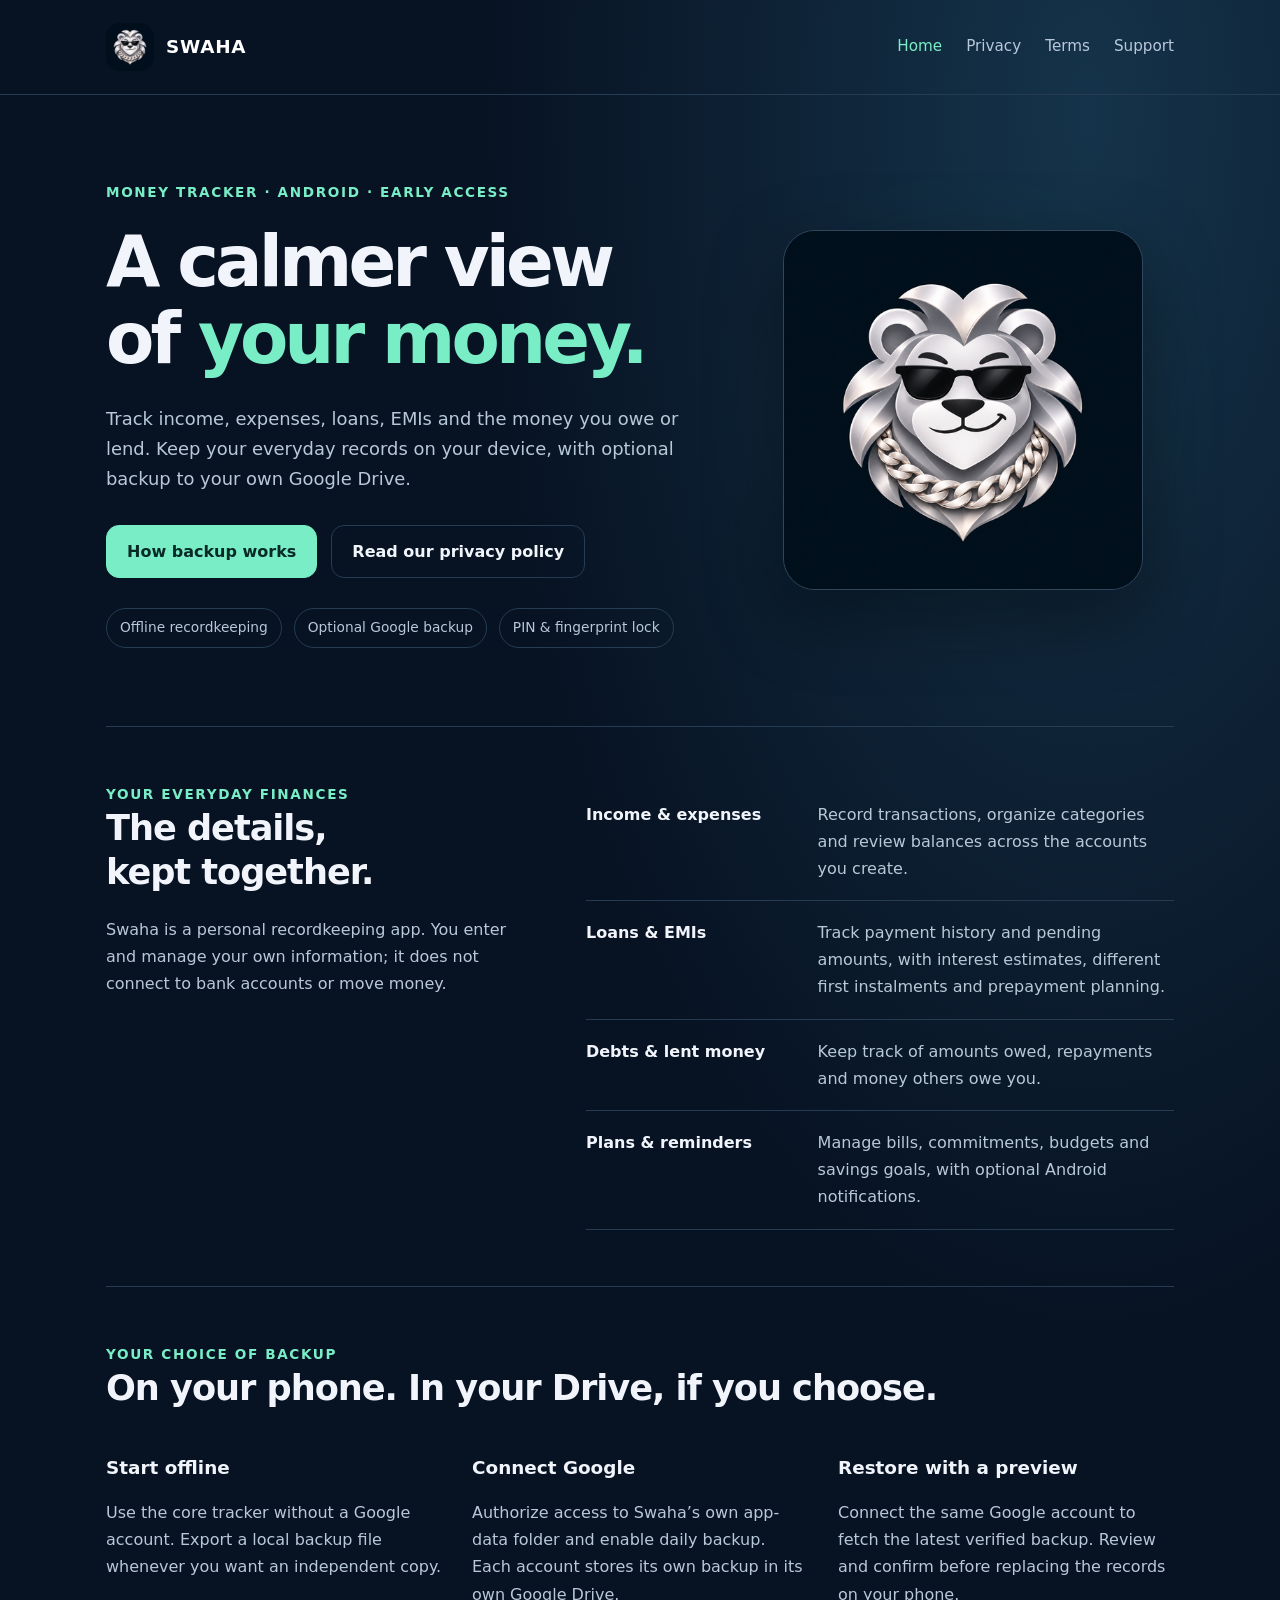
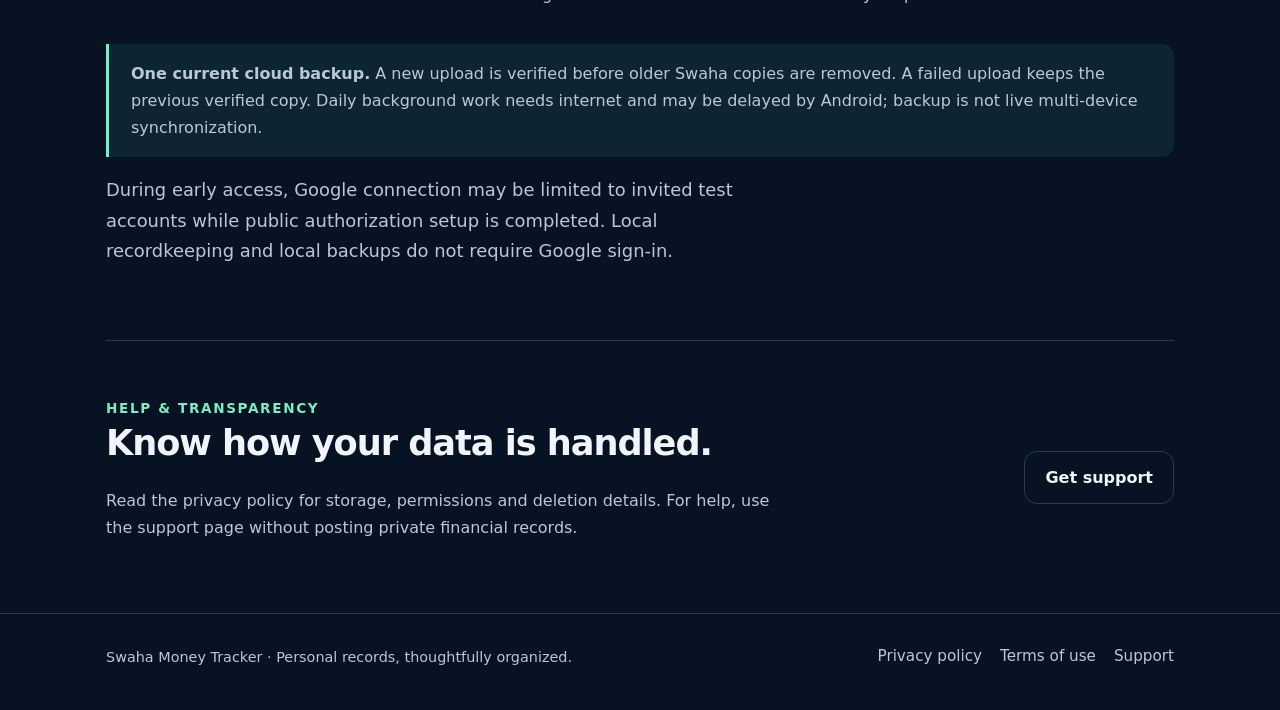
<file: index.html>
<!doctype html>
<html lang="en"><head><meta charset="utf-8"><meta name="viewport" content="width=device-width,initial-scale=1"><meta name="description" content="Swaha Money Tracker is an Android app for personal income, expenses, loans, EMIs, debts and commitments, with optional Google Drive backup."><meta name="theme-color" content="#071222"><title>Swaha Money Tracker — Personal finance, in view</title><link rel="icon" href="swaha-lion.png"><link rel="stylesheet" href="styles.css"></head><body>
<a class="skip" href="#main">Skip to content</a><header><div class="wrap"><a class="brand" href="./"><img src="swaha-lion.png" alt="" width="48" height="48">SWAHA</a><nav aria-label="Main navigation"><a href="./" aria-current="page">Home</a><a href="privacy.html">Privacy</a><a href="terms.html">Terms</a><a href="support.html">Support</a></nav></div></header>
<main id="main" class="wrap"><section class="hero"><div><div class="eyebrow">Money Tracker · Android · Early access</div><h1>A calmer view<br>of <span>your money.</span></h1><p class="lead">Track income, expenses, loans, EMIs and the money you owe or lend. Keep your everyday records on your device, with optional backup to your own Google Drive.</p><div class="actions"><a class="button primary" href="#backup">How backup works</a><a class="button" href="privacy.html">Read our privacy policy</a></div><div class="facts"><span>Offline recordkeeping</span><span>Optional Google backup</span><span>PIN &amp; fingerprint lock</span></div></div><div class="hero-art"><img src="swaha-lion.png" alt="Swaha silver lion wearing sunglasses and a white-gold chain on night blue" width="360" height="360"></div></section>
<section class="section split" aria-labelledby="features"><div><div class="eyebrow">Your everyday finances</div><h2 id="features">The details,<br>kept together.</h2><p>Swaha is a personal recordkeeping app. You enter and manage your own information; it does not connect to bank accounts or move money.</p></div><dl class="features"><div><dt>Income &amp; expenses</dt><dd>Record transactions, organize categories and review balances across the accounts you create.</dd></div><div><dt>Loans &amp; EMIs</dt><dd>Track payment history and pending amounts, with interest estimates, different first instalments and prepayment planning.</dd></div><div><dt>Debts &amp; lent money</dt><dd>Keep track of amounts owed, repayments and money others owe you.</dd></div><div><dt>Plans &amp; reminders</dt><dd>Manage bills, commitments, budgets and savings goals, with optional Android notifications.</dd></div></dl></section>
<section class="section" id="backup" aria-labelledby="backup-title"><div class="eyebrow">Your choice of backup</div><h2 id="backup-title">On your phone. In your Drive, if you choose.</h2><div class="steps"><article><h3>Start offline</h3><p>Use the core tracker without a Google account. Export a local backup file whenever you want an independent copy.</p></article><article><h3>Connect Google</h3><p>Authorize access to Swaha’s own app-data folder and enable daily backup. Each account stores its own backup in its own Google Drive.</p></article><article><h3>Restore with a preview</h3><p>Connect the same Google account to fetch the latest verified backup. Review and confirm before replacing the records on your phone.</p></article></div><div class="note"><strong>One current cloud backup.</strong> A new upload is verified before older Swaha copies are removed. A failed upload keeps the previous verified copy. Daily background work needs internet and may be delayed by Android; backup is not live multi-device synchronization.</div><p class="lead">During early access, Google connection may be limited to invited test accounts while public authorization setup is completed. Local recordkeeping and local backups do not require Google sign-in.</p></section>
<section class="section support" aria-labelledby="support-title"><div><div class="eyebrow">Help &amp; transparency</div><h2 id="support-title">Know how your data is handled.</h2><p>Read the privacy policy for storage, permissions and deletion details. For help, use the support page without posting private financial records.</p></div><a class="button" href="support.html">Get support</a></section></main>
<footer><div class="wrap"><span>Swaha Money Tracker · Personal records, thoughtfully organized.</span><nav aria-label="Footer"><a href="privacy.html">Privacy policy</a><a href="terms.html">Terms of use</a><a href="support.html">Support</a></nav></div></footer></body></html>
</file>
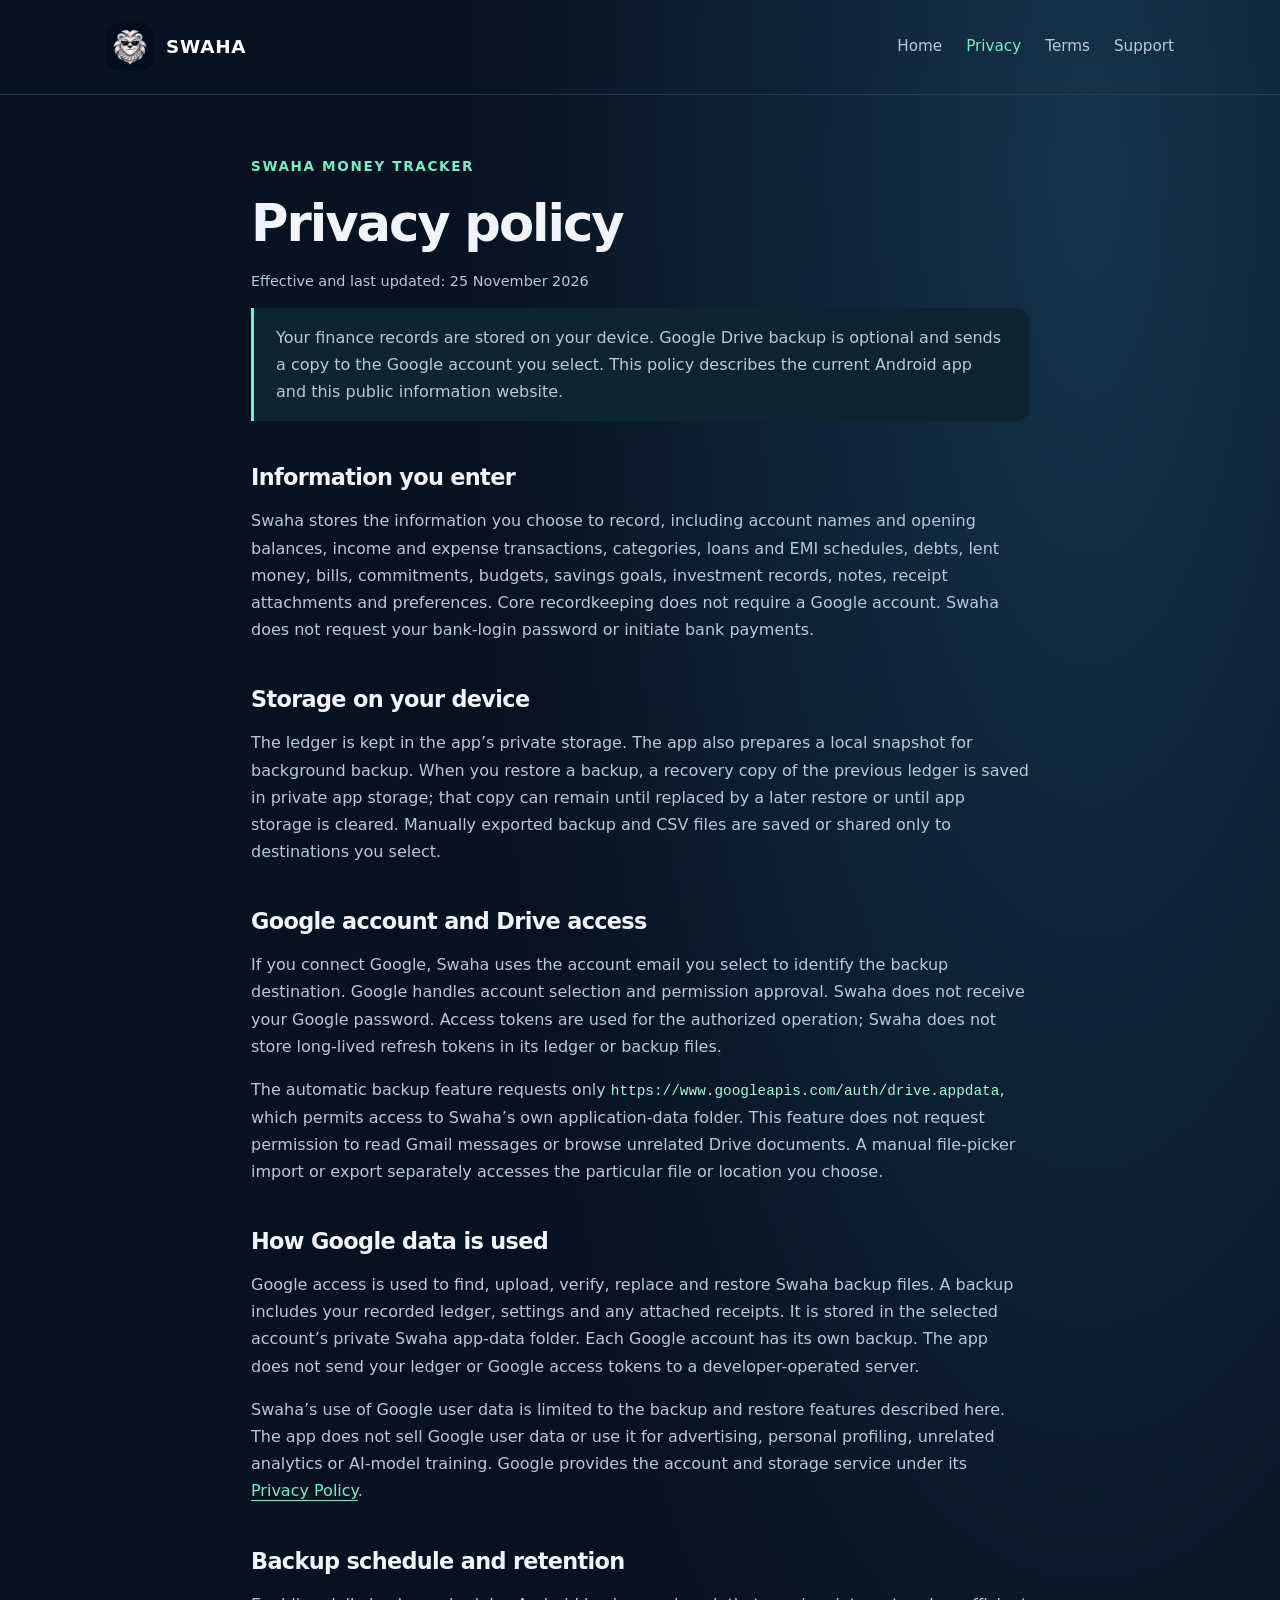
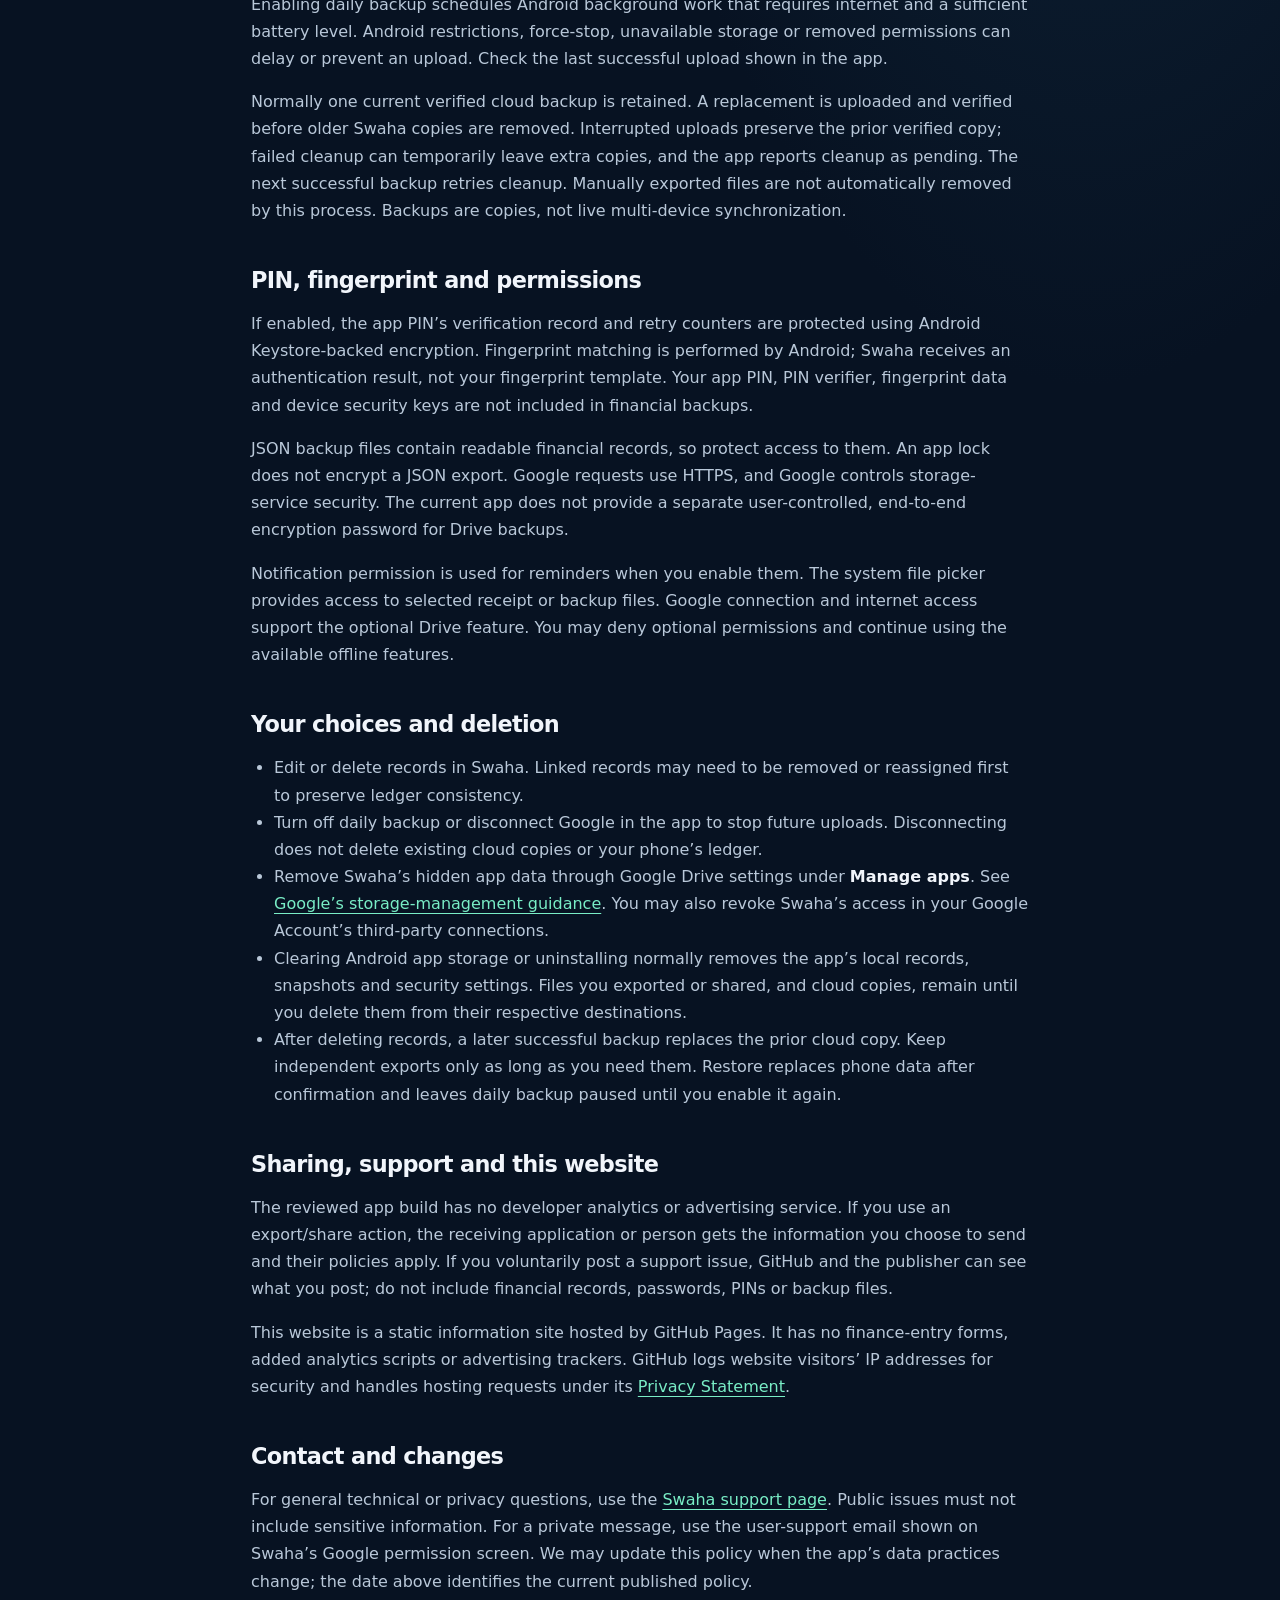
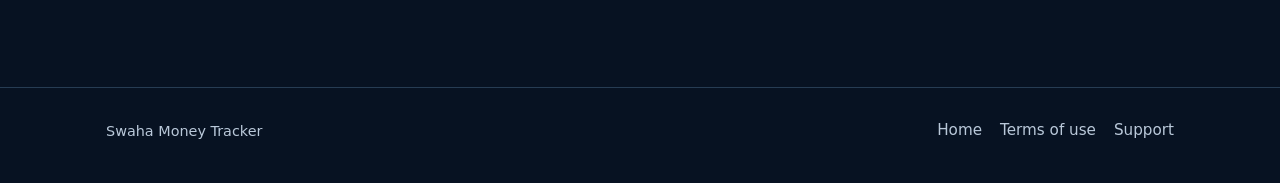
<file: privacy.html>
<!doctype html><html lang="en"><head><meta charset="utf-8"><meta name="viewport" content="width=device-width,initial-scale=1"><meta name="description" content="How Swaha Money Tracker stores personal records, uses optional Google Drive backup and handles permissions and deletion."><meta name="theme-color" content="#071222"><title>Privacy Policy — Swaha Money Tracker</title><link rel="icon" href="swaha-lion.png"><link rel="stylesheet" href="styles.css"></head><body><a class="skip" href="#main">Skip to content</a><header><div class="wrap"><a class="brand" href="./"><img src="swaha-lion.png" alt="" width="48" height="48">SWAHA</a><nav aria-label="Main navigation"><a href="./">Home</a><a href="privacy.html" aria-current="page">Privacy</a><a href="terms.html">Terms</a><a href="support.html">Support</a></nav></div></header>
<main class="doc" id="main"><div class="eyebrow">Swaha Money Tracker</div><h1>Privacy policy</h1><p class="updated">Effective and last updated: 25 November 2026</p><div class="note">Your finance records are stored on your device. Google Drive backup is optional and sends a copy to the Google account you select. This policy describes the current Android app and this public information website.</div>
<h2>Information you enter</h2><p>Swaha stores the information you choose to record, including account names and opening balances, income and expense transactions, categories, loans and EMI schedules, debts, lent money, bills, commitments, budgets, savings goals, investment records, notes, receipt attachments and preferences. Core recordkeeping does not require a Google account. Swaha does not request your bank-login password or initiate bank payments.</p>
<h2>Storage on your device</h2><p>The ledger is kept in the app’s private storage. The app also prepares a local snapshot for background backup. When you restore a backup, a recovery copy of the previous ledger is saved in private app storage; that copy can remain until replaced by a later restore or until app storage is cleared. Manually exported backup and CSV files are saved or shared only to destinations you select.</p>
<h2>Google account and Drive access</h2><p>If you connect Google, Swaha uses the account email you select to identify the backup destination. Google handles account selection and permission approval. Swaha does not receive your Google password. Access tokens are used for the authorized operation; Swaha does not store long-lived refresh tokens in its ledger or backup files.</p><p>The automatic backup feature requests only <code>https://www.googleapis.com/auth/drive.appdata</code>, which permits access to Swaha’s own application-data folder. This feature does not request permission to read Gmail messages or browse unrelated Drive documents. A manual file-picker import or export separately accesses the particular file or location you choose.</p>
<h2>How Google data is used</h2><p>Google access is used to find, upload, verify, replace and restore Swaha backup files. A backup includes your recorded ledger, settings and any attached receipts. It is stored in the selected account’s private Swaha app-data folder. Each Google account has its own backup. The app does not send your ledger or Google access tokens to a developer-operated server.</p><p>Swaha’s use of Google user data is limited to the backup and restore features described here. The app does not sell Google user data or use it for advertising, personal profiling, unrelated analytics or AI-model training. Google provides the account and storage service under its <a href="https://policies.google.com/privacy">Privacy Policy</a>.</p>
<h2>Backup schedule and retention</h2><p>Enabling daily backup schedules Android background work that requires internet and a sufficient battery level. Android restrictions, force-stop, unavailable storage or removed permissions can delay or prevent an upload. Check the last successful upload shown in the app.</p><p>Normally one current verified cloud backup is retained. A replacement is uploaded and verified before older Swaha copies are removed. Interrupted uploads preserve the prior verified copy; failed cleanup can temporarily leave extra copies, and the app reports cleanup as pending. The next successful backup retries cleanup. Manually exported files are not automatically removed by this process. Backups are copies, not live multi-device synchronization.</p>
<h2>PIN, fingerprint and permissions</h2><p>If enabled, the app PIN’s verification record and retry counters are protected using Android Keystore-backed encryption. Fingerprint matching is performed by Android; Swaha receives an authentication result, not your fingerprint template. Your app PIN, PIN verifier, fingerprint data and device security keys are not included in financial backups.</p><p>JSON backup files contain readable financial records, so protect access to them. An app lock does not encrypt a JSON export. Google requests use HTTPS, and Google controls storage-service security. The current app does not provide a separate user-controlled, end-to-end encryption password for Drive backups.</p><p>Notification permission is used for reminders when you enable them. The system file picker provides access to selected receipt or backup files. Google connection and internet access support the optional Drive feature. You may deny optional permissions and continue using the available offline features.</p>
<h2>Your choices and deletion</h2><ul><li>Edit or delete records in Swaha. Linked records may need to be removed or reassigned first to preserve ledger consistency.</li><li>Turn off daily backup or disconnect Google in the app to stop future uploads. Disconnecting does not delete existing cloud copies or your phone’s ledger.</li><li>Remove Swaha’s hidden app data through Google Drive settings under <strong>Manage apps</strong>. See <a href="https://support.google.com/drive/answer/6374270?hl=en">Google’s storage-management guidance</a>. You may also revoke Swaha’s access in your Google Account’s third-party connections.</li><li>Clearing Android app storage or uninstalling normally removes the app’s local records, snapshots and security settings. Files you exported or shared, and cloud copies, remain until you delete them from their respective destinations.</li><li>After deleting records, a later successful backup replaces the prior cloud copy. Keep independent exports only as long as you need them. Restore replaces phone data after confirmation and leaves daily backup paused until you enable it again.</li></ul>
<h2>Sharing, support and this website</h2><p>The reviewed app build has no developer analytics or advertising service. If you use an export/share action, the receiving application or person gets the information you choose to send and their policies apply. If you voluntarily post a support issue, GitHub and the publisher can see what you post; do not include financial records, passwords, PINs or backup files.</p><p>This website is a static information site hosted by GitHub Pages. It has no finance-entry forms, added analytics scripts or advertising trackers. GitHub logs website visitors’ IP addresses for security and handles hosting requests under its <a href="https://docs.github.com/en/site-policy/privacy-policies/github-general-privacy-statement">Privacy Statement</a>.</p>
<h2>Contact and changes</h2><p>For general technical or privacy questions, use the <a href="support.html">Swaha support page</a>. Public issues must not include sensitive information. For a private message, use the user-support email shown on Swaha’s Google permission screen. We may update this policy when the app’s data practices change; the date above identifies the current published policy.</p></main><footer><div class="wrap"><span>Swaha Money Tracker</span><nav aria-label="Footer"><a href="./">Home</a><a href="terms.html">Terms of use</a><a href="support.html">Support</a></nav></div></footer></body></html>
</file>
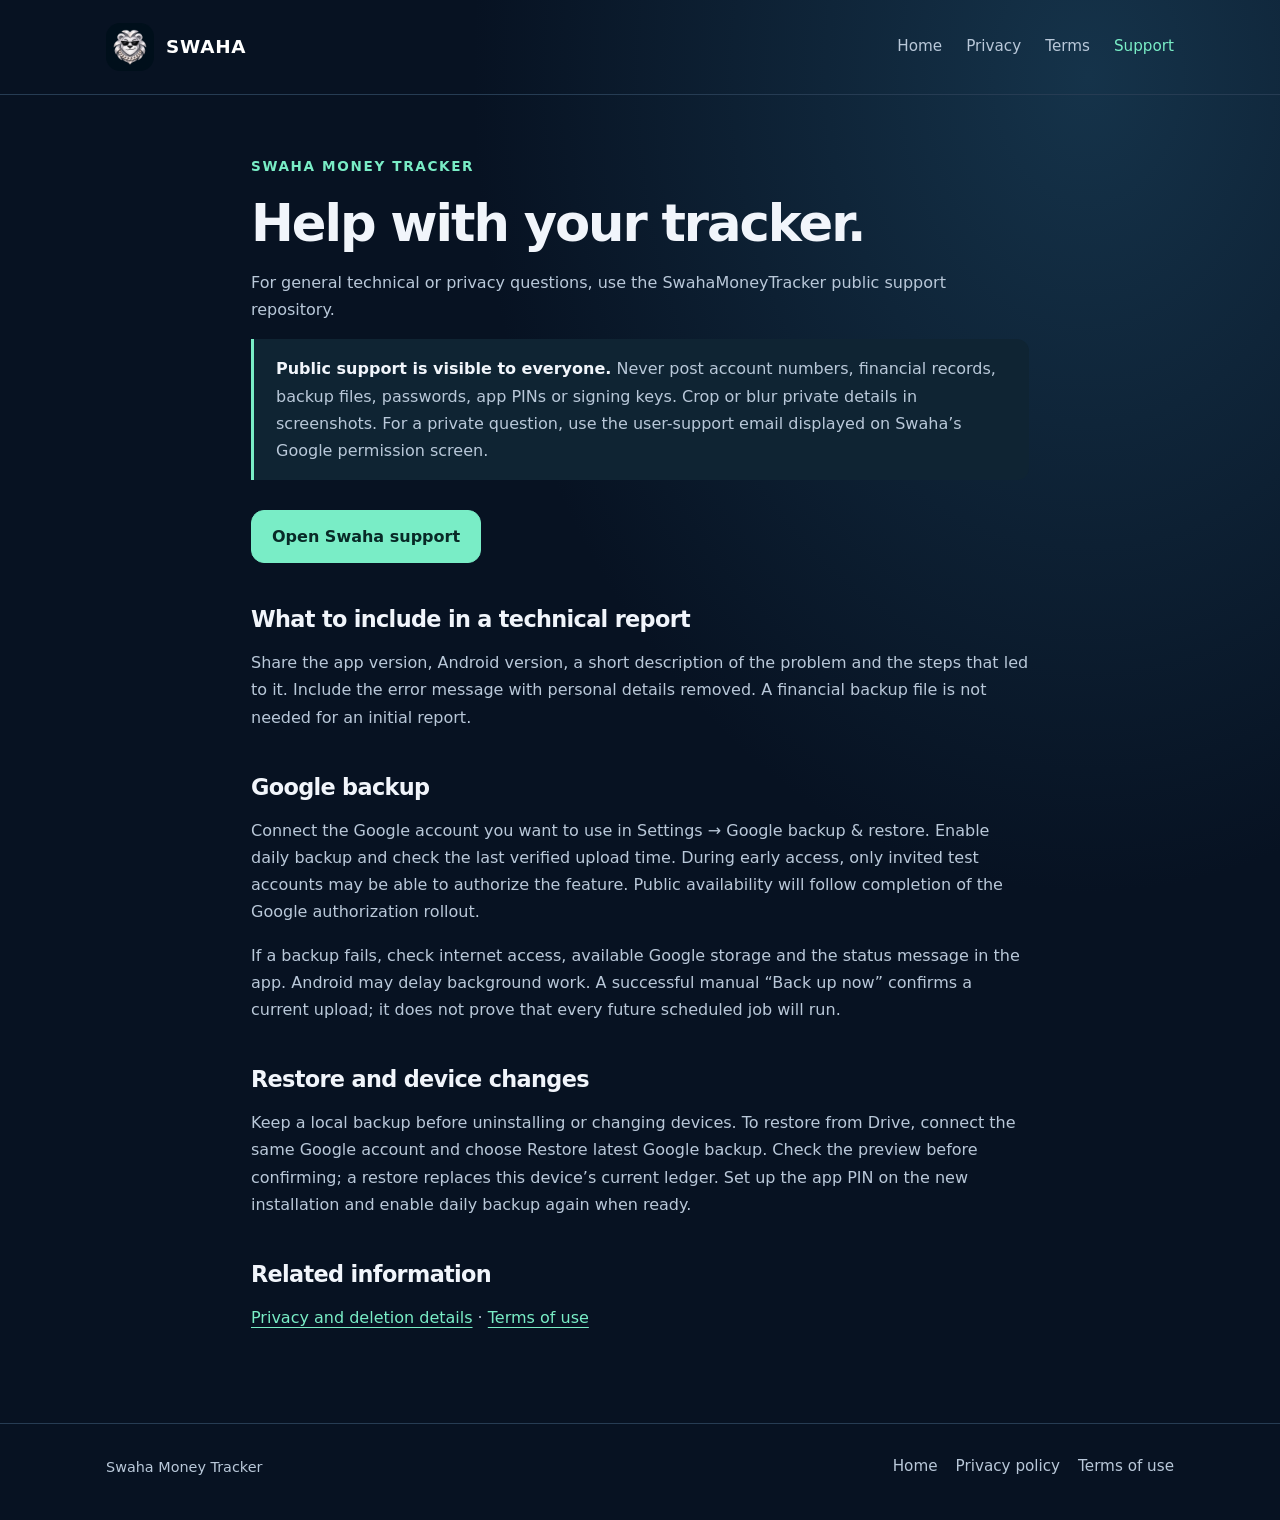
<file: support.html>
<!doctype html><html lang="en"><head><meta charset="utf-8"><meta name="viewport" content="width=device-width,initial-scale=1"><meta name="description" content="Support and backup help for Swaha Money Tracker."><meta name="theme-color" content="#071222"><title>Support — Swaha Money Tracker</title><link rel="icon" href="swaha-lion.png"><link rel="stylesheet" href="styles.css"></head><body><a class="skip" href="#main">Skip to content</a><header><div class="wrap"><a class="brand" href="./"><img src="swaha-lion.png" alt="" width="48" height="48">SWAHA</a><nav aria-label="Main navigation"><a href="./">Home</a><a href="privacy.html">Privacy</a><a href="terms.html">Terms</a><a href="support.html" aria-current="page">Support</a></nav></div></header><main class="doc" id="main"><div class="eyebrow">Swaha Money Tracker</div><h1>Help with your tracker.</h1><p>For general technical or privacy questions, use the SwahaMoneyTracker public support repository.</p><div class="note"><strong>Public support is visible to everyone.</strong> Never post account numbers, financial records, backup files, passwords, app PINs or signing keys. Crop or blur private details in screenshots. For a private question, use the user-support email displayed on Swaha’s Google permission screen.</div><div class="actions"><a class="button primary" href="https://github.com/SwahaMoneyTracker/SwahaMoneyTracker.github.io/issues">Open Swaha support</a></div><h2>What to include in a technical report</h2><p>Share the app version, Android version, a short description of the problem and the steps that led to it. Include the error message with personal details removed. A financial backup file is not needed for an initial report.</p><h2>Google backup</h2><p>Connect the Google account you want to use in Settings → Google backup &amp; restore. Enable daily backup and check the last verified upload time. During early access, only invited test accounts may be able to authorize the feature. Public availability will follow completion of the Google authorization rollout.</p><p>If a backup fails, check internet access, available Google storage and the status message in the app. Android may delay background work. A successful manual “Back up now” confirms a current upload; it does not prove that every future scheduled job will run.</p><h2>Restore and device changes</h2><p>Keep a local backup before uninstalling or changing devices. To restore from Drive, connect the same Google account and choose Restore latest Google backup. Check the preview before confirming; a restore replaces this device’s current ledger. Set up the app PIN on the new installation and enable daily backup again when ready.</p><h2>Related information</h2><p><a href="privacy.html">Privacy and deletion details</a> · <a href="terms.html">Terms of use</a></p></main><footer><div class="wrap"><span>Swaha Money Tracker</span><nav aria-label="Footer"><a href="./">Home</a><a href="privacy.html">Privacy policy</a><a href="terms.html">Terms of use</a></nav></div></footer></body></html>
</file>
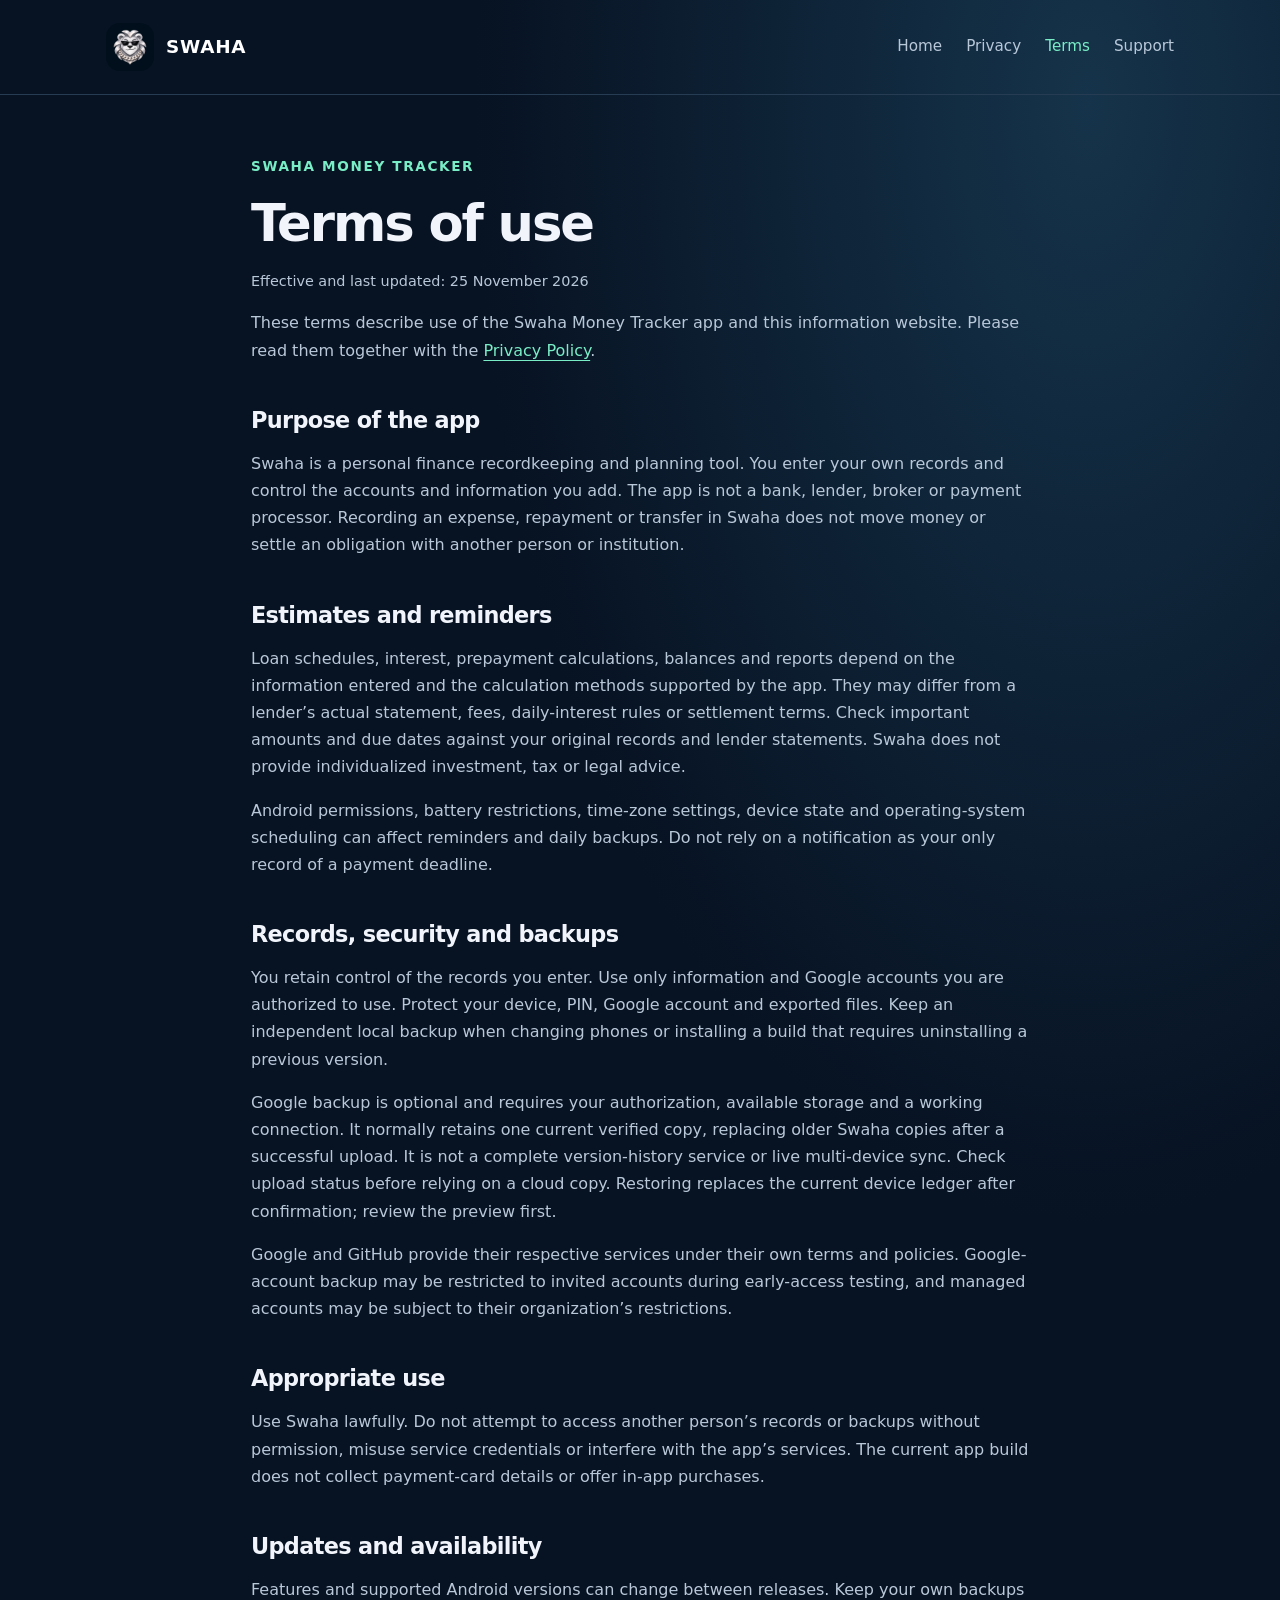
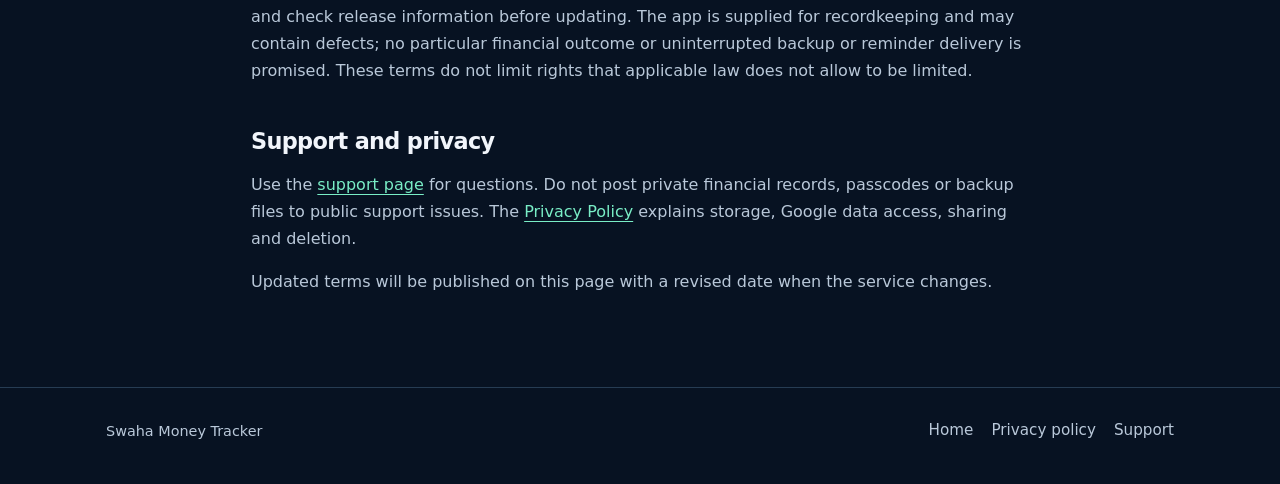
<file: terms.html>
<!doctype html><html lang="en"><head><meta charset="utf-8"><meta name="viewport" content="width=device-width,initial-scale=1"><meta name="description" content="Terms for using Swaha Money Tracker, its estimates, reminders and optional backup features."><meta name="theme-color" content="#071222"><title>Terms of Use — Swaha Money Tracker</title><link rel="icon" href="swaha-lion.png"><link rel="stylesheet" href="styles.css"></head><body><a class="skip" href="#main">Skip to content</a><header><div class="wrap"><a class="brand" href="./"><img src="swaha-lion.png" alt="" width="48" height="48">SWAHA</a><nav aria-label="Main navigation"><a href="./">Home</a><a href="privacy.html">Privacy</a><a href="terms.html" aria-current="page">Terms</a><a href="support.html">Support</a></nav></div></header><main class="doc" id="main"><div class="eyebrow">Swaha Money Tracker</div><h1>Terms of use</h1><p class="updated">Effective and last updated: 25 November 2026</p><p>These terms describe use of the Swaha Money Tracker app and this information website. Please read them together with the <a href="privacy.html">Privacy Policy</a>.</p>
<h2>Purpose of the app</h2><p>Swaha is a personal finance recordkeeping and planning tool. You enter your own records and control the accounts and information you add. The app is not a bank, lender, broker or payment processor. Recording an expense, repayment or transfer in Swaha does not move money or settle an obligation with another person or institution.</p>
<h2>Estimates and reminders</h2><p>Loan schedules, interest, prepayment calculations, balances and reports depend on the information entered and the calculation methods supported by the app. They may differ from a lender’s actual statement, fees, daily-interest rules or settlement terms. Check important amounts and due dates against your original records and lender statements. Swaha does not provide individualized investment, tax or legal advice.</p><p>Android permissions, battery restrictions, time-zone settings, device state and operating-system scheduling can affect reminders and daily backups. Do not rely on a notification as your only record of a payment deadline.</p>
<h2>Records, security and backups</h2><p>You retain control of the records you enter. Use only information and Google accounts you are authorized to use. Protect your device, PIN, Google account and exported files. Keep an independent local backup when changing phones or installing a build that requires uninstalling a previous version.</p><p>Google backup is optional and requires your authorization, available storage and a working connection. It normally retains one current verified copy, replacing older Swaha copies after a successful upload. It is not a complete version-history service or live multi-device sync. Check upload status before relying on a cloud copy. Restoring replaces the current device ledger after confirmation; review the preview first.</p><p>Google and GitHub provide their respective services under their own terms and policies. Google-account backup may be restricted to invited accounts during early-access testing, and managed accounts may be subject to their organization’s restrictions.</p>
<h2>Appropriate use</h2><p>Use Swaha lawfully. Do not attempt to access another person’s records or backups without permission, misuse service credentials or interfere with the app’s services. The current app build does not collect payment-card details or offer in-app purchases.</p>
<h2>Updates and availability</h2><p>Features and supported Android versions can change between releases. Keep your own backups and check release information before updating. The app is supplied for recordkeeping and may contain defects; no particular financial outcome or uninterrupted backup or reminder delivery is promised. These terms do not limit rights that applicable law does not allow to be limited.</p>
<h2>Support and privacy</h2><p>Use the <a href="support.html">support page</a> for questions. Do not post private financial records, passcodes or backup files to public support issues. The <a href="privacy.html">Privacy Policy</a> explains storage, Google data access, sharing and deletion.</p><p>Updated terms will be published on this page with a revised date when the service changes.</p></main><footer><div class="wrap"><span>Swaha Money Tracker</span><nav aria-label="Footer"><a href="./">Home</a><a href="privacy.html">Privacy policy</a><a href="support.html">Support</a></nav></div></footer></body></html>
</file>
<file: styles.css>
:root{color-scheme:dark;--bg:#071222;--panel:#0d2035;--text:#f1f5fb;--muted:#b9c8d9;--mint:#79edc6;--line:#263c53}*{box-sizing:border-box}html{scroll-behavior:smooth}body{margin:0;background:radial-gradient(ellipse at 85% 5%,#15334a 0,transparent 40%),var(--bg);color:var(--text);font:1rem/1.7 system-ui,-apple-system,BlinkMacSystemFont,"Segoe UI",sans-serif}a{color:var(--mint);text-underline-offset:.25em}a:hover{color:#fff}a:focus-visible{outline:3px solid var(--mint);outline-offset:5px}.wrap{max-width:1120px;padding:0 26px;margin:auto}header{border-bottom:1px solid var(--line)}header .wrap{display:flex;align-items:center;justify-content:space-between;gap:24px;min-height:94px}.brand{display:flex;align-items:center;gap:12px;color:#fff;text-decoration:none;font-size:1.15rem;font-weight:750;letter-spacing:.04em}.brand img{height:48px;width:48px;border-radius:14px}nav{display:flex;gap:24px;flex-wrap:wrap}nav a{color:var(--muted);font-size:.95rem;text-decoration:none}nav a[aria-current=page]{color:var(--mint)}.hero{padding:86px 0 78px;display:grid;grid-template-columns:1.4fr 1fr;align-items:center;gap:55px}.eyebrow{font-size:.85rem;color:var(--mint);letter-spacing:.12em;font-weight:750;text-transform:uppercase}.hero h1{font-size:clamp(2.5rem,5.6vw,4.4rem);line-height:1.09;letter-spacing:-.055em;max-width:700px;margin:20px 0 26px}.hero h1 span{color:var(--mint)}.lead{font-size:1.12rem;color:var(--muted);max-width:630px}.hero-art{position:relative;text-align:center}.hero-art:before{content:"";position:absolute;inset:15%;border-radius:50%;background:#48b7ab;filter:blur(75px);opacity:.13;z-index:-1}.hero-art img{width:min(100%,360px);border-radius:32px;box-shadow:0 25px 75px #0006;border:1px solid #30465d}.actions{display:flex;gap:14px;flex-wrap:wrap;margin:30px 0}.button{display:inline-block;border:1px solid var(--line);border-radius:13px;padding:12px 20px;color:#f1f5fb;text-decoration:none;font-weight:650}.button.primary{background:var(--mint);border-color:var(--mint);color:#082a27}.facts{display:flex;gap:12px;flex-wrap:wrap;margin-top:28px}.facts span{border:1px solid var(--line);border-radius:30px;padding:7px 13px;color:var(--muted);font-size:.86rem}.section{padding:56px 0;border-top:1px solid var(--line)}h2{font-size:clamp(1.65rem,3vw,2.2rem);line-height:1.25;letter-spacing:-.03em;margin:0 0 22px}h3{font-size:1.15rem;margin:0 0 10px}.split{display:grid;grid-template-columns:1fr 1.4fr;gap:60px}.split>div>p{color:var(--muted)}.features{margin:0}.features div{display:grid;grid-template-columns:1fr 1.7fr;gap:22px;padding:18px 0;border-bottom:1px solid var(--line)}dt{font-weight:700}dd{margin:0;color:var(--muted)}.steps{display:grid;grid-template-columns:repeat(3,1fr);gap:30px}.steps article{padding:20px 0}.steps p{color:var(--muted)}.note{border-left:3px solid var(--mint);padding:16px 22px;background:#0f2433;border-radius:0 12px 12px 0;color:var(--muted)}.doc{max-width:830px;margin:auto;padding:60px 26px 76px}.doc h1{font-size:clamp(2.2rem,4vw,3.2rem);line-height:1.15;letter-spacing:-.04em;margin:16px 0}.doc h2{font-size:1.4rem;margin-top:42px;margin-bottom:12px}.doc p,.doc li{color:var(--muted)}.doc strong{color:var(--text)}.doc code{font-size:.9em;overflow-wrap:anywhere;color:#a6f5db}.doc ul,.doc ol{padding-left:23px}.updated{font-size:.9rem;color:var(--muted)}footer{border-top:1px solid var(--line);padding:30px 0 40px;color:var(--muted);font-size:.9rem}footer .wrap{display:flex;gap:24px;align-items:center;justify-content:space-between;flex-wrap:wrap}footer nav{gap:18px}.skip{position:absolute;left:-10000px}.skip:focus{left:12px;top:12px;padding:12px;background:var(--panel);z-index:2}.support{display:flex;align-items:center;gap:40px;justify-content:space-between}.support p{max-width:690px;color:var(--muted)}@media(max-width:760px){header .wrap{align-items:flex-start;flex-direction:column;gap:14px;padding-top:20px;padding-bottom:20px}nav{gap:20px}.hero{grid-template-columns:1fr;padding:45px 0;gap:35px}.hero-art{order:-1}.hero-art img{width:175px;border-radius:25px}.hero h1{margin-top:12px}.split{grid-template-columns:1fr;gap:20px}.steps{grid-template-columns:1fr;gap:0}.features div{grid-template-columns:1fr;gap:5px}.section{padding:36px 0}.support{display:block}.doc{padding-top:35px}.wrap{padding-left:22px;padding-right:22px}}@media(prefers-reduced-motion:reduce){html{scroll-behavior:auto}}
</file>
